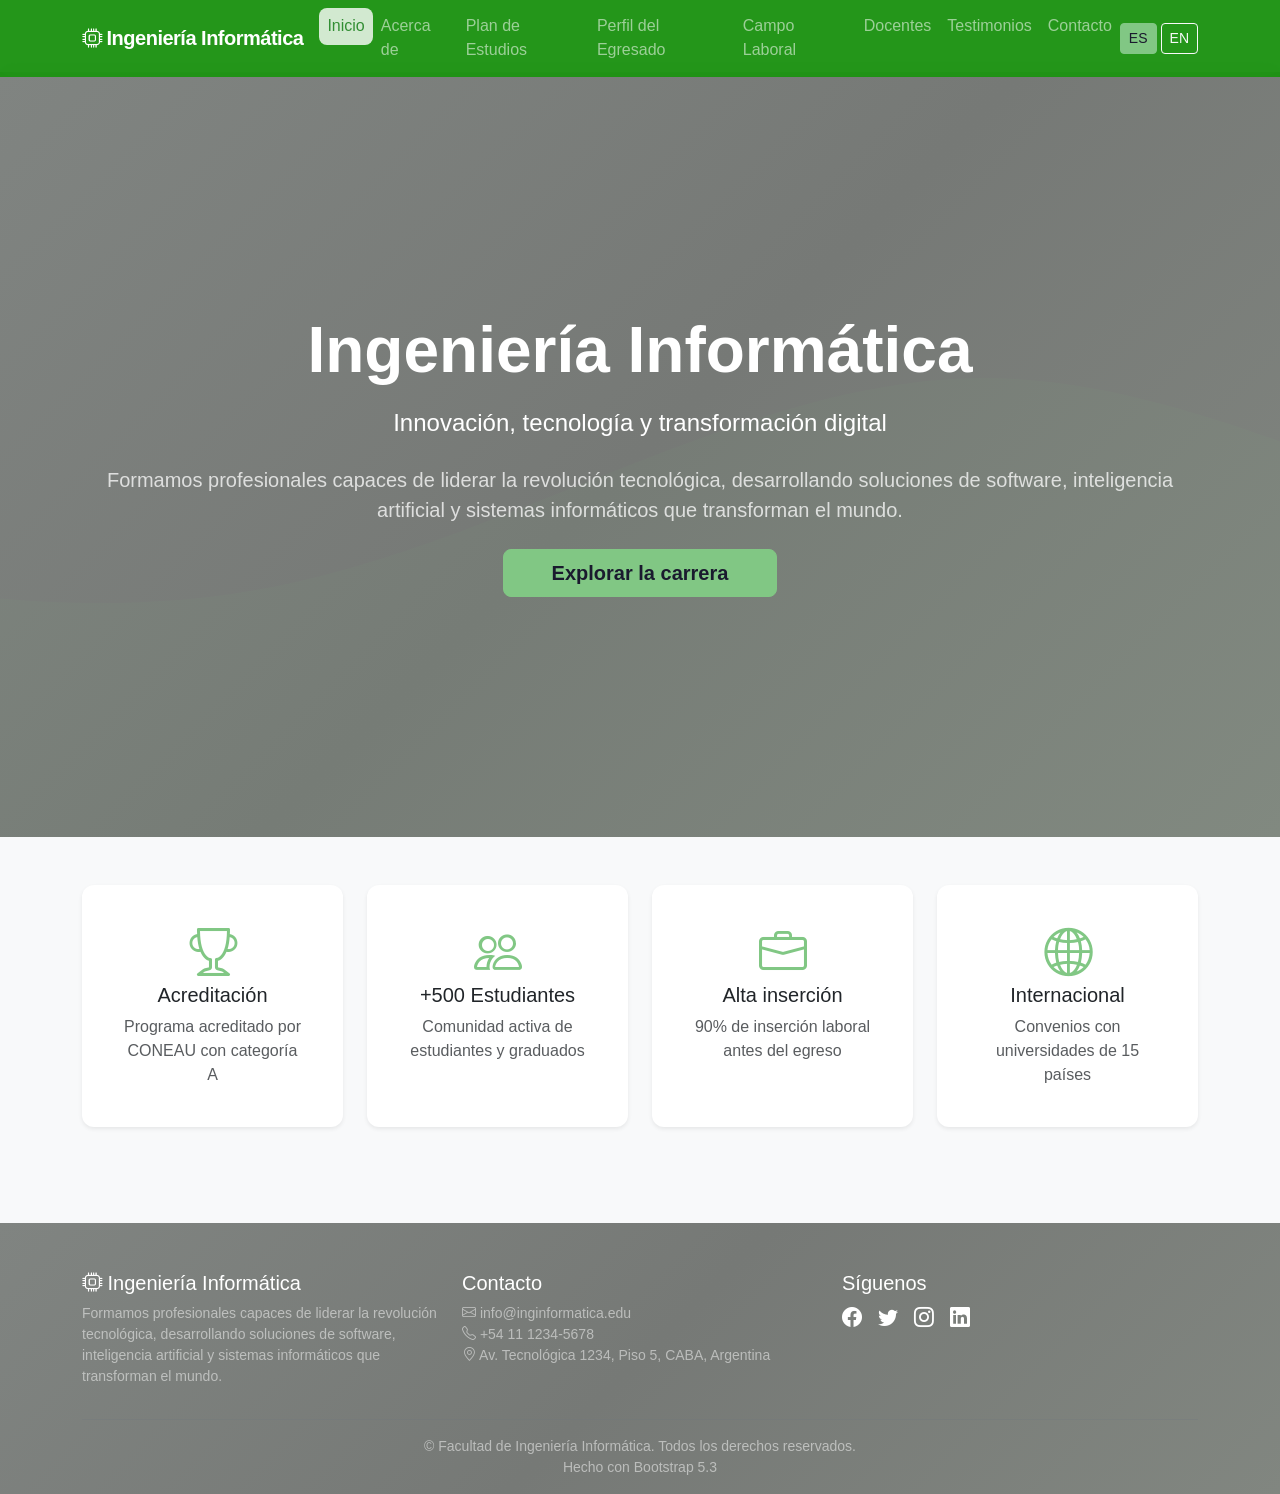
<file: index.html>
<!DOCTYPE html>
<html lang="es">
<head>
  <meta charset="UTF-8">
  <meta name="viewport" content="width=device-width, initial-scale=1.0">
  <title>Ingeniería Informática</title>
  <link rel="stylesheet" href="bootstrap-5.3.8-dist/css/bootstrap.min.css">
  <link rel="stylesheet" href="https://cdn.jsdelivr.net/npm/bootstrap-icons@1.11.3/font/bootstrap-icons.min.css">
  <link rel="stylesheet" href="css/style.css">
</head>
<body>
  <div id="navbar-placeholder"></div>
  <main id="main-content"></main>
  <div id="footer-placeholder"></div>
  <script src="bootstrap-5.3.8-dist/js/bootstrap.bundle.min.js"></script>
  <script src="js/data-carrera.js"></script>
  <script src="js/app.js"></script>
  <script>renderPage("inicio")</script>
</body>
</html>
</file>
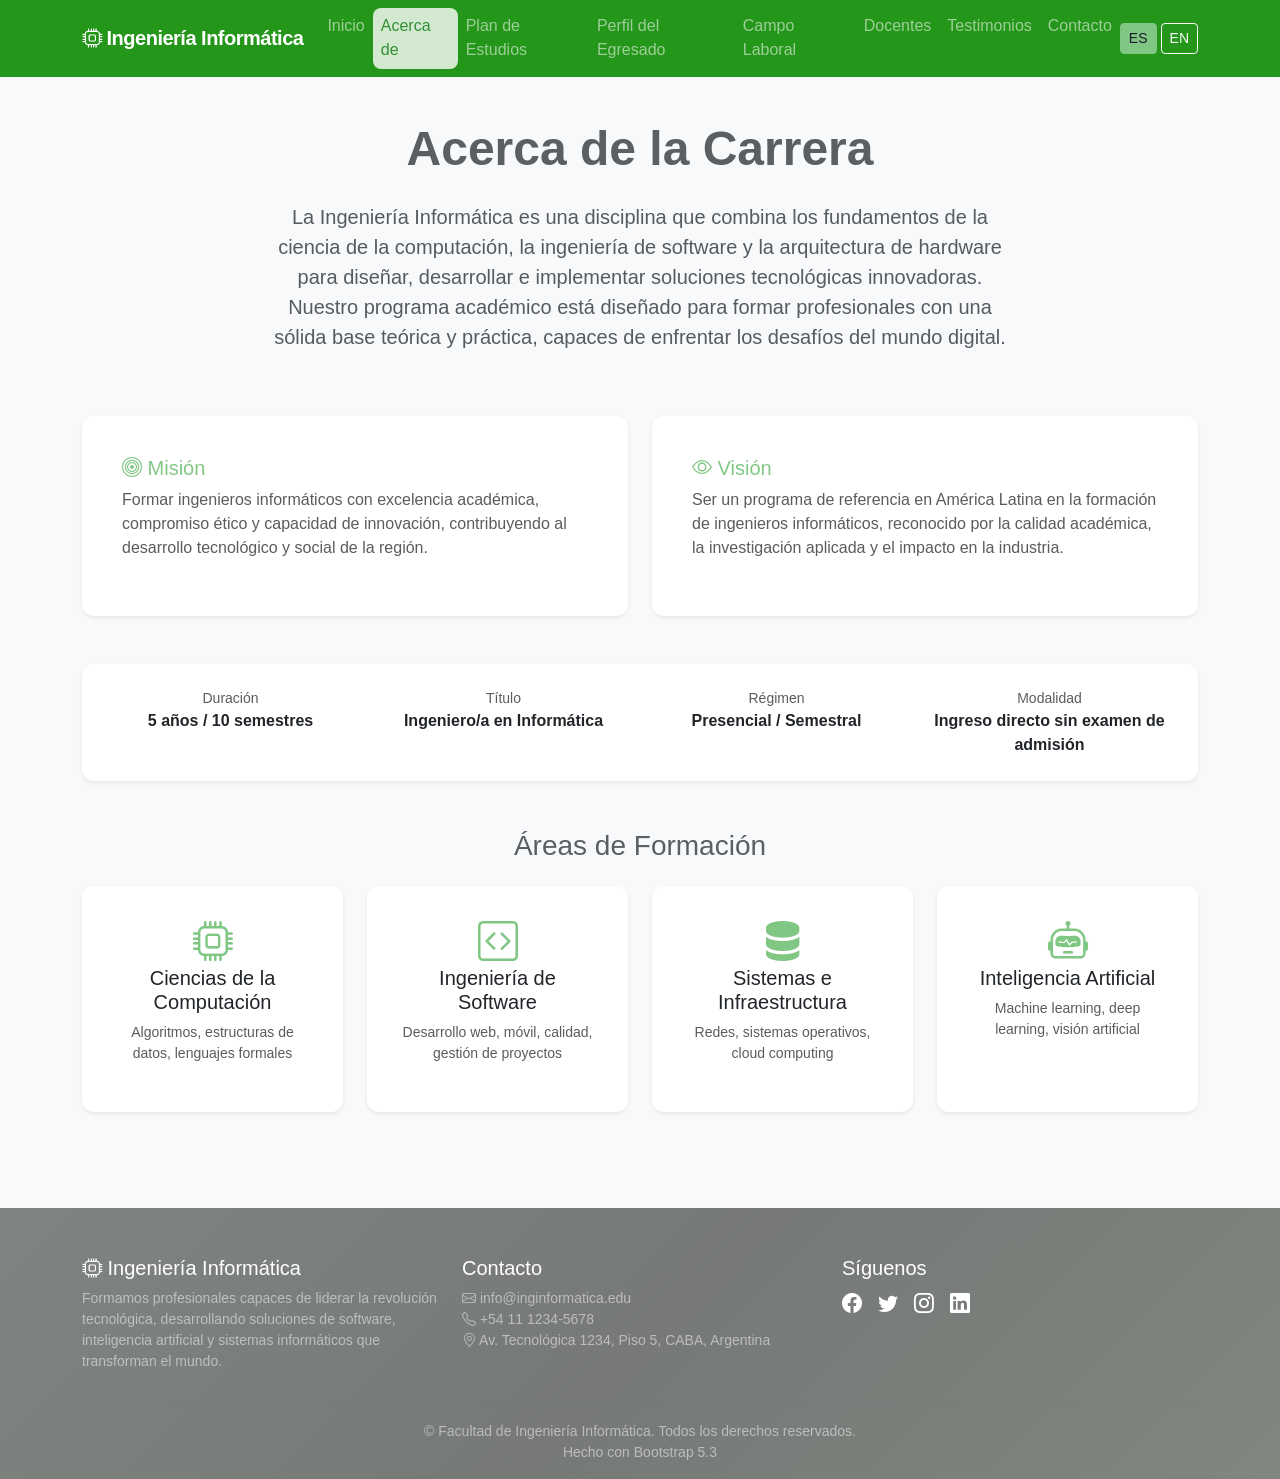
<file: acerca.html>
<!DOCTYPE html>
<html lang="es">
<head>
  <meta charset="UTF-8">
  <meta name="viewport" content="width=device-width, initial-scale=1.0">
  <title>Acerca de - Ingeniería Informática</title>
  <link rel="stylesheet" href="bootstrap-5.3.8-dist/css/bootstrap.min.css">
  <link rel="stylesheet" href="https://cdn.jsdelivr.net/npm/bootstrap-icons@1.11.3/font/bootstrap-icons.min.css">
  <link rel="stylesheet" href="css/style.css">
</head>
<body>
  <div id="navbar-placeholder"></div>
  <main id="main-content"></main>
  <div id="footer-placeholder"></div>
  <script src="bootstrap-5.3.8-dist/js/bootstrap.bundle.min.js"></script>
  <script src="js/data-carrera.js"></script>
  <script src="js/app.js"></script>
  <script>renderPage("acerca")</script>
</body>
</html>
</file>
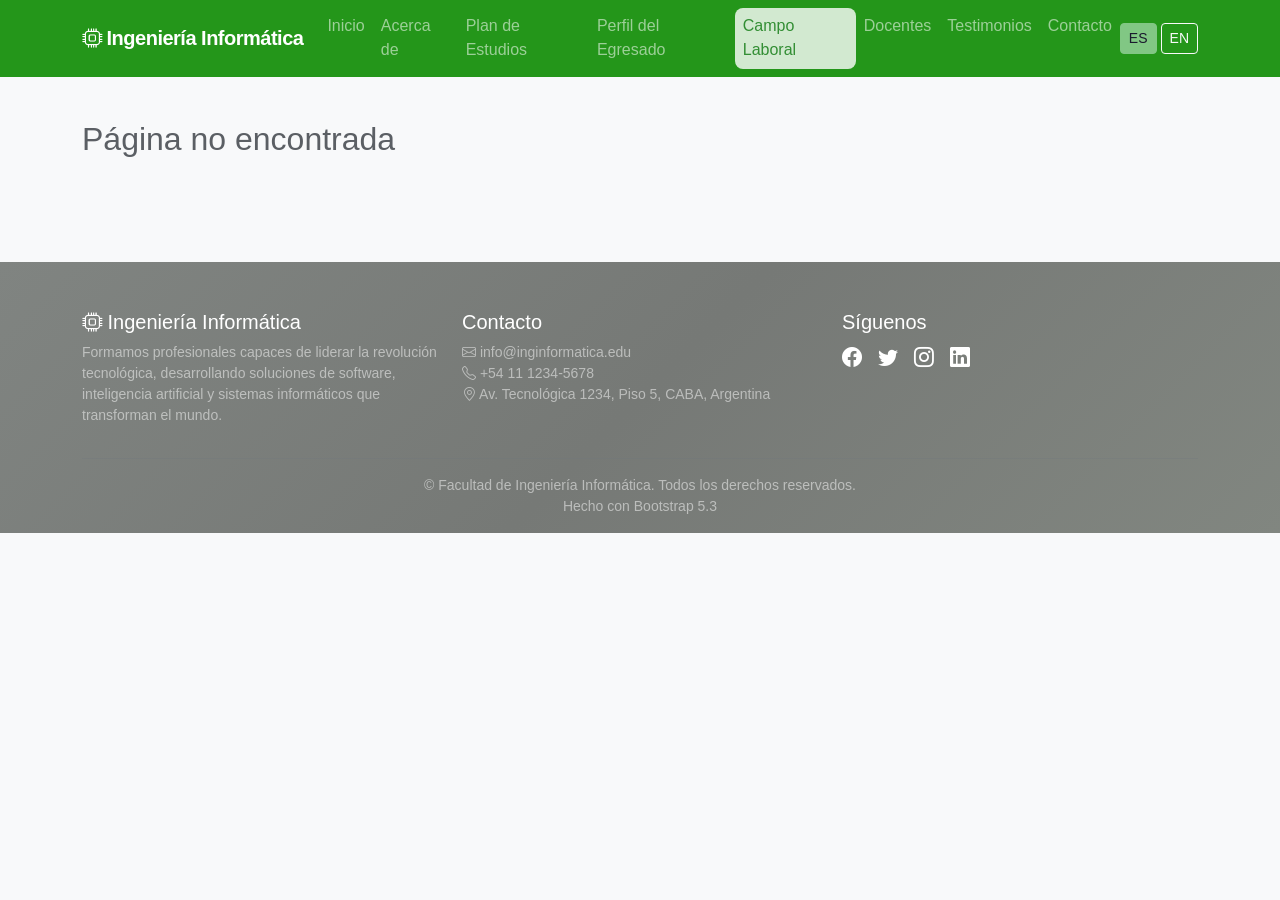
<file: campo-laboral.html>
<!DOCTYPE html>
<html lang="es">
<head>
  <meta charset="UTF-8">
  <meta name="viewport" content="width=device-width, initial-scale=1.0">
  <title>Campo Laboral - Ingeniería Informática</title>
  <link rel="stylesheet" href="bootstrap-5.3.8-dist/css/bootstrap.min.css">
  <link rel="stylesheet" href="https://cdn.jsdelivr.net/npm/bootstrap-icons@1.11.3/font/bootstrap-icons.min.css">
  <link rel="stylesheet" href="css/style.css">
</head>
<body>
  <div id="navbar-placeholder"></div>
  <main id="main-content"></main>
  <div id="footer-placeholder"></div>
  <script src="bootstrap-5.3.8-dist/js/bootstrap.bundle.min.js"></script>
  <script src="js/data-carrera.js"></script>
  <script src="js/app.js"></script>
  <script>renderPage("campo-laboral")</script>
</body>
</html>
</file>
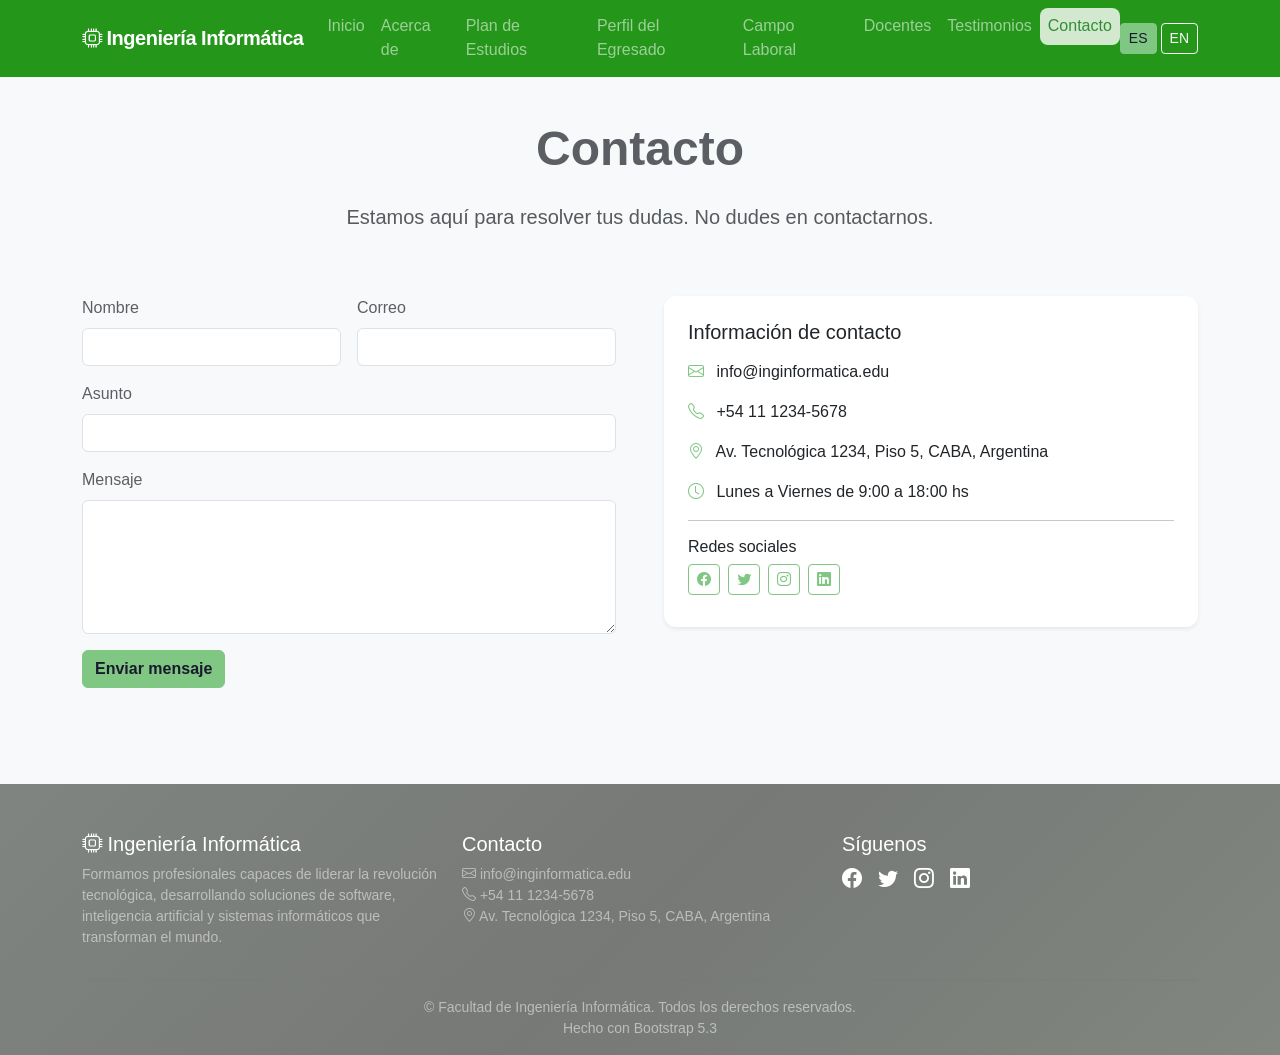
<file: contacto.html>
<!DOCTYPE html>
<html lang="es">
<head>
  <meta charset="UTF-8">
  <meta name="viewport" content="width=device-width, initial-scale=1.0">
  <title>Contacto - Ingeniería Informática</title>
  <link rel="stylesheet" href="bootstrap-5.3.8-dist/css/bootstrap.min.css">
  <link rel="stylesheet" href="https://cdn.jsdelivr.net/npm/bootstrap-icons@1.11.3/font/bootstrap-icons.min.css">
  <link rel="stylesheet" href="css/style.css">
</head>
<body>
  <div id="navbar-placeholder"></div>
  <main id="main-content"></main>
  <div id="footer-placeholder"></div>
  <script src="bootstrap-5.3.8-dist/js/bootstrap.bundle.min.js"></script>
  <script src="js/data-carrera.js"></script>
  <script src="js/app.js"></script>
  <script>renderPage("contacto")</script>
</body>
</html>
</file>
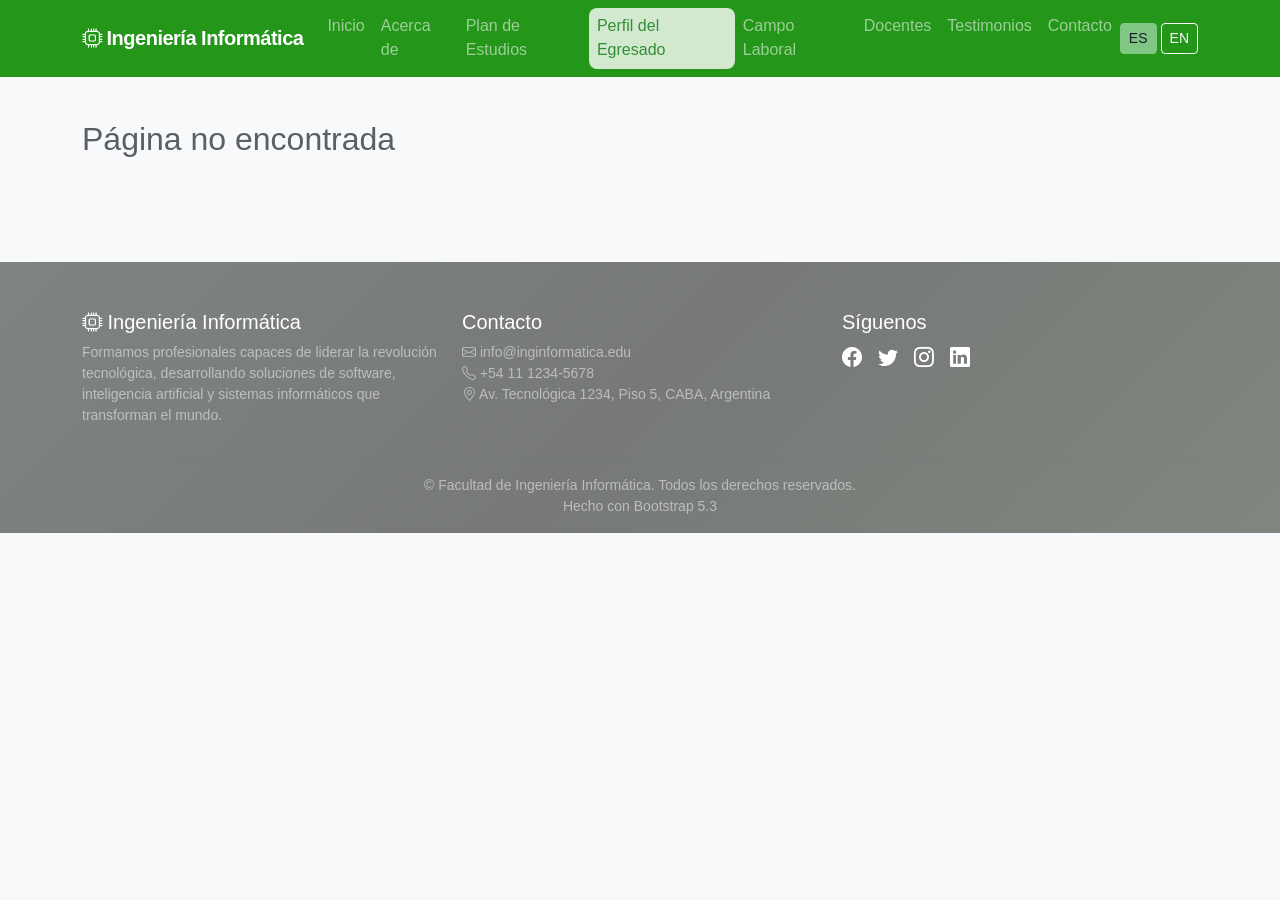
<file: perfil-egresado.html>
<!DOCTYPE html>
<html lang="es">
<head>
  <meta charset="UTF-8">
  <meta name="viewport" content="width=device-width, initial-scale=1.0">
  <title>Perfil del Egresado - Ingeniería Informática</title>
  <link rel="stylesheet" href="bootstrap-5.3.8-dist/css/bootstrap.min.css">
  <link rel="stylesheet" href="https://cdn.jsdelivr.net/npm/bootstrap-icons@1.11.3/font/bootstrap-icons.min.css">
  <link rel="stylesheet" href="css/style.css">
</head>
<body>
  <div id="navbar-placeholder"></div>
  <main id="main-content"></main>
  <div id="footer-placeholder"></div>
  <script src="bootstrap-5.3.8-dist/js/bootstrap.bundle.min.js"></script>
  <script src="js/data-carrera.js"></script>
  <script src="js/app.js"></script>
  <script>renderPage("perfil")</script>
</body>
</html>
</file>
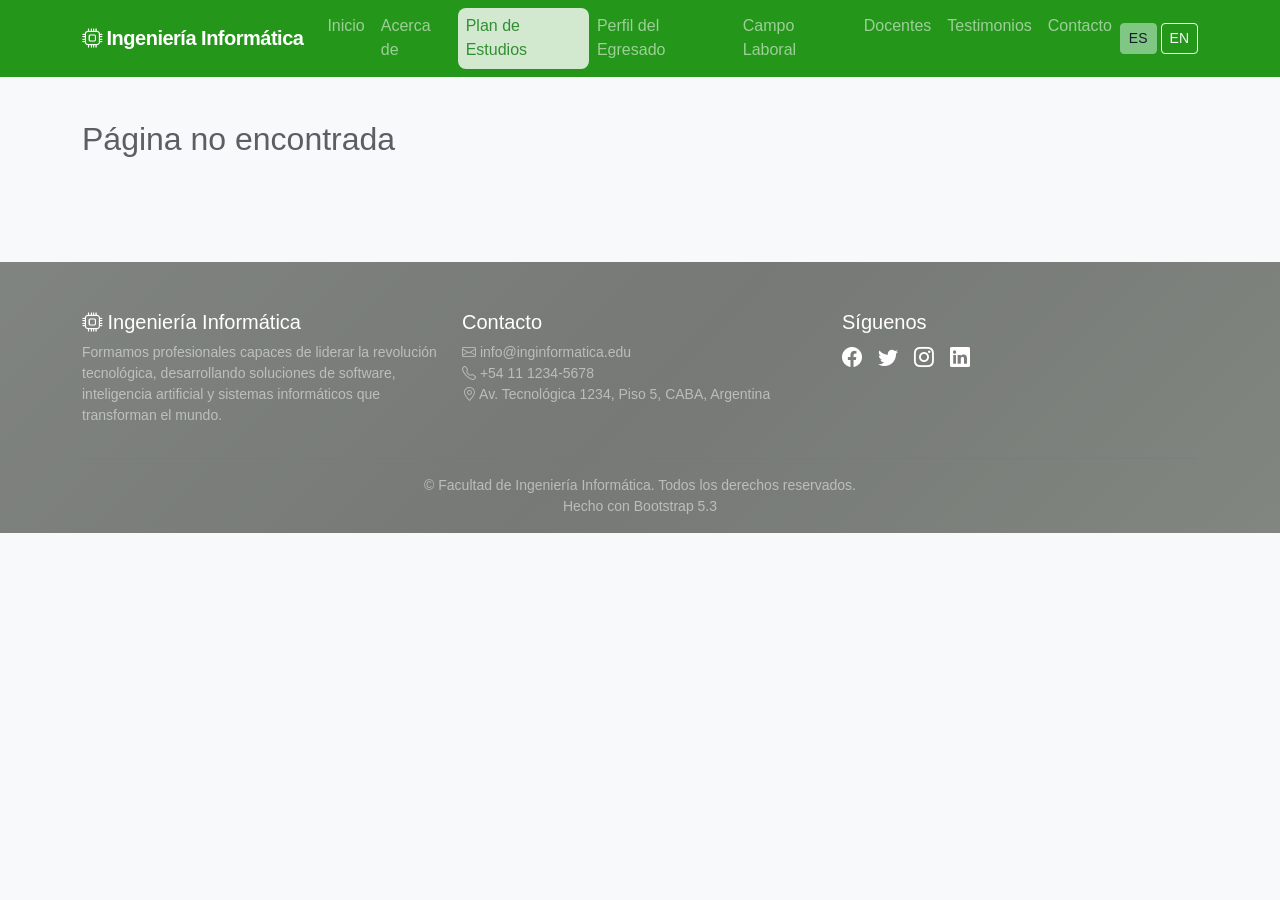
<file: plan-estudios.html>
<!DOCTYPE html>
<html lang="es">
<head>
  <meta charset="UTF-8">
  <meta name="viewport" content="width=device-width, initial-scale=1.0">
  <title>Plan de Estudios - Ingeniería Informática</title>
  <link rel="stylesheet" href="bootstrap-5.3.8-dist/css/bootstrap.min.css">
  <link rel="stylesheet" href="https://cdn.jsdelivr.net/npm/bootstrap-icons@1.11.3/font/bootstrap-icons.min.css">
  <link rel="stylesheet" href="css/style.css">
</head>
<body>
  <div id="navbar-placeholder"></div>
  <main id="main-content"></main>
  <div id="footer-placeholder"></div>
  <script src="bootstrap-5.3.8-dist/js/bootstrap.bundle.min.js"></script>
  <script src="js/data-carrera.js"></script>
  <script src="js/app.js"></script>
  <script>renderPage("plan-estudios")</script>
</body>
</html>
</file>
<file: css/style.css>
:root {
  --verde-claro: #81C784;
  --verde-oscuro: #388E3C;
  --gris: #6c757d;
}

body {
  font-family: 'Segoe UI', Tahoma, Geneva, Verdana, sans-serif;
  color: #5b5f64;
  background-color: #f8f9fa;
}

.hero-section {
  background: linear-gradient(135deg, #808481 0%, #767976 50%, #818680 100%);
  min-height: 85vh;
  position: relative;
}

.hero-section::before {
  content: '';
  position: absolute;
  top: 0;
  left: 0;
  right: 0;
  bottom: 0;
  background: url('data:image/svg+xml,<svg xmlns="http://www.w3.org/2000/svg" viewBox="0 0 1440 320"><path fill="rgba(129,199,132,0.1)" d="M0,96L48,112C96,128,192,160,288,186.7C384,213,480,235,576,213.3C672,192,768,128,864,128C960,128,1056,192,1152,208C1248,224,1344,192,1392,176L1440,160L1440,320L1392,320C1344,320,1248,320,1152,320C1056,320,960,320,864,320C768,320,672,320,576,320C480,320,384,320,288,320C192,320,96,320,48,320L0,320Z"></path></svg>') no-repeat bottom;
  background-size: cover;
  opacity: 0.5;
}

.hero-section .container {
  position: relative;
  z-index: 1;
}

.navbar {
  backdrop-filter: blur(10px);
  background-color: rgba(25, 145, 14, 0.95) !important;
  position: fixed;
  top: 0;
  left: 0;
  right: 0;
  width: 100%;
  z-index: 1030;
}

body {
  padding-top: 4.5rem;
}

.navbar .nav-link {
  font-weight: 500;
  transition: color 0.25s ease, transform 0.25s ease, background-color 0.25s ease, box-shadow 0.25s ease;
  border-radius: 0.5rem;
  padding: 0.4rem 0.75rem;
}

.navbar .nav-link:not(.active):hover {
  color: var(--verde-oscuro) !important;
  background-color: #ffffff !important;
  transform: scale(1.08);
  box-shadow: 0 6px 20px rgba(0, 0, 0, 0.12);
}

.navbar .nav-link.active {
  color: var(--verde-oscuro) !important;
  background-color: #ffffff !important;
  pointer-events: none;
  opacity: 0.8;
}

.navbar .nav-link.active:hover {
  transform: none;
  box-shadow: none;
}

.navbar-brand {
  letter-spacing: -0.5px;
}

.card {
  transition: transform 0.3s ease, box-shadow 0.3s ease;
  border-radius: 12px;
}

.card:hover {
  transform: translateY(-5px);
  box-shadow: 0 10px 30px rgba(0, 0, 0, 0.1) !important;
}

.btn-success {
  background-color: var(--verde-claro);
  border-color: var(--verde-claro);
  color: #1a1a2e;
  font-weight: 600;
  transition: all 0.3s;
}

.btn-success:hover {
  background-color: var(--verde-oscuro);
  border-color: var(--verde-oscuro);
  color: #fff;
  transform: translateY(-2px);
}

.btn-outline-success {
  border-color: var(--verde-claro);
  color: var(--verde-claro);
}

.btn-outline-success:hover {
  background-color: var(--verde-claro);
  border-color: var(--verde-claro);
  color: #ececf0;
}

.text-success {
  color: var(--verde-claro) !important;
}

.accordion-button:not(.collapsed) {
  background-color: rgba(129, 199, 132, 0.15);
  color: var(--verde-oscuro);
  font-weight: 600;
}

.accordion-button:focus {
  box-shadow: 0 0 0 0.25rem rgba(129, 199, 132, 0.25);
}

.docente-img {
  height: 250px;
  object-fit: cover;
  border-radius: 12px 12px 0 0;
}

.testimonio-img {
  width: 100px;
  height: 100px;
  object-fit: cover;
  border: 3px solid var(--verde-claro);
}

.carousel-control-prev-icon,
.carousel-control-next-icon {
  width: 40px;
  height: 40px;
  background-size: 60%;
}

.blockquote-footer {
  margin-top: 0.5rem;
}

.lang-btn.active {
  background-color: var(--verde-claro) !important;
  border-color: var(--verde-claro) !important;
  color: #1a1a2e !important;
}

.lang-btn:not(.active):hover {
  background-color: rgba(129, 199, 132, 0.2);
  border-color: var(--verde-claro);
  color: var(--verde-claro);
}

footer {
  background: linear-gradient(135deg, #808481 0%, #767976 50%, #818680 100%);
  color: #f8f9fa;
}

footer a {
  text-decoration: none;
  transition: opacity 0.3s;
  color: #f8f9fa;
}

footer a:hover {
  opacity: 0.8;
}

@media (max-width: 768px) {
  .hero-section {
    min-height: 60vh;
  }

  .hero-section h1 {
    font-size: 2rem;
  }

  .docente-img {
    height: 200px;
  }
}
</file>
